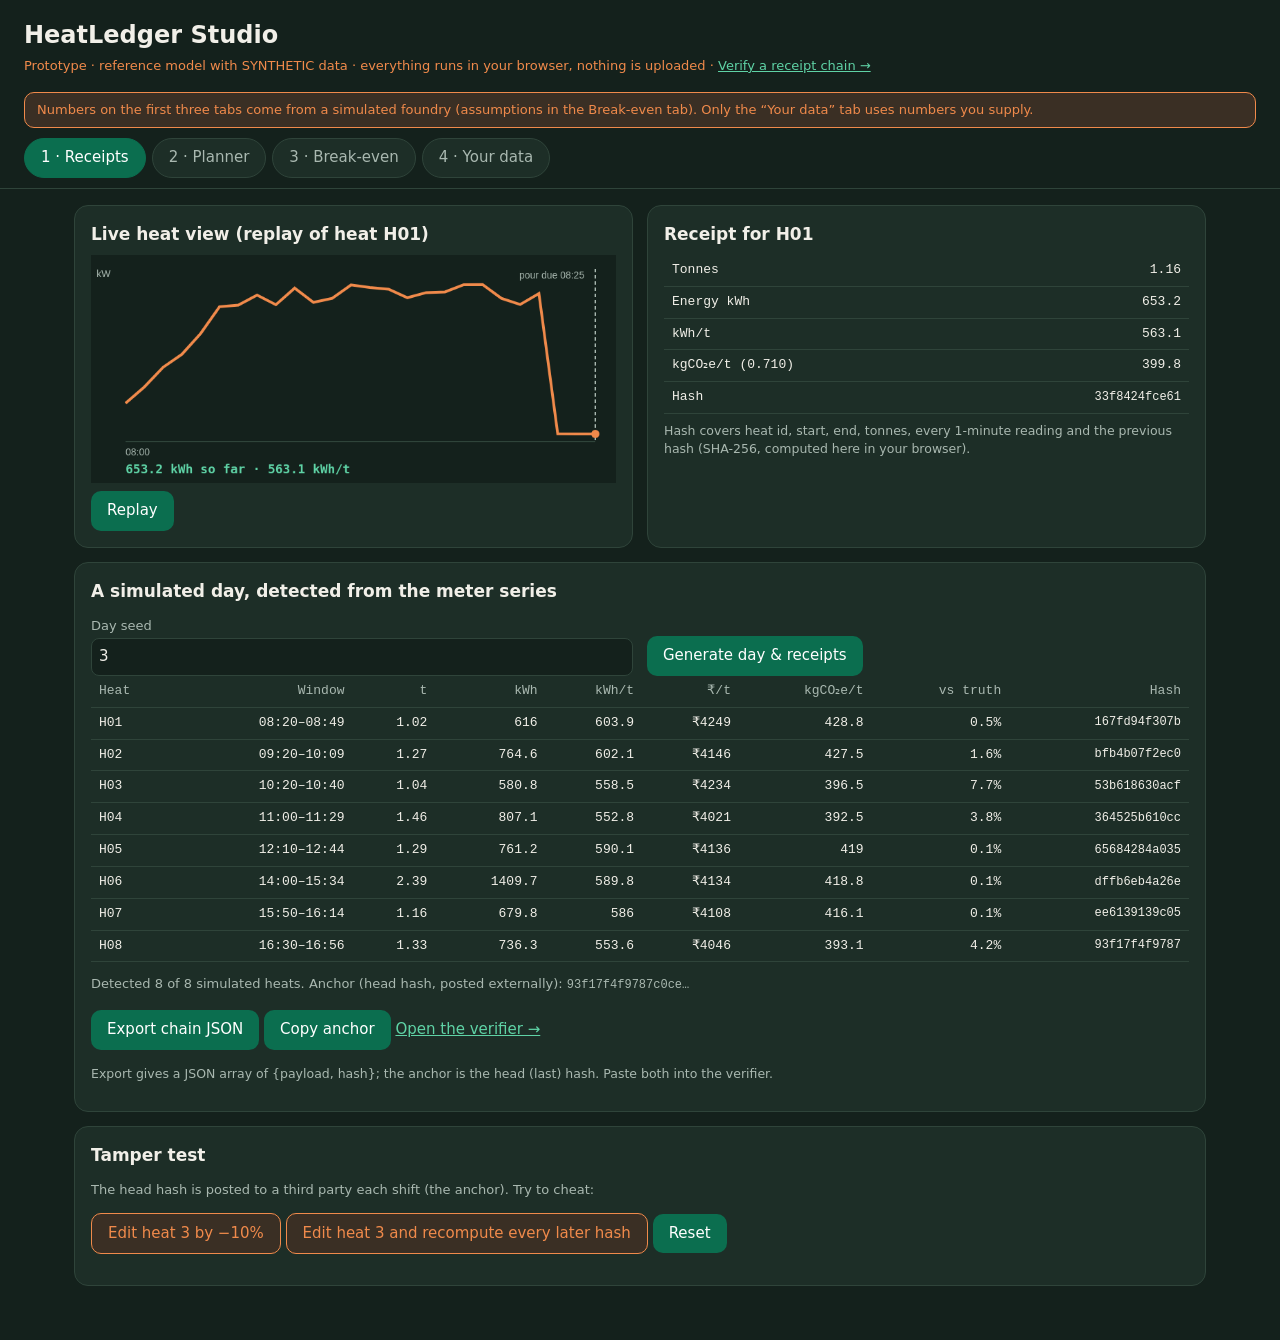
<file: index.html>
<!doctype html>
<html lang="en">
<head>
<meta charset="utf-8">
<title>HeatLedger</title>
<meta http-equiv="refresh" content="0; url=studio/">
<link rel="canonical" href="studio/">
<script>location.replace("studio/");</script>
</head>
<body><p>Redirecting to <a href="studio/">HeatLedger studio</a>.</p></body>
</html>
</file>
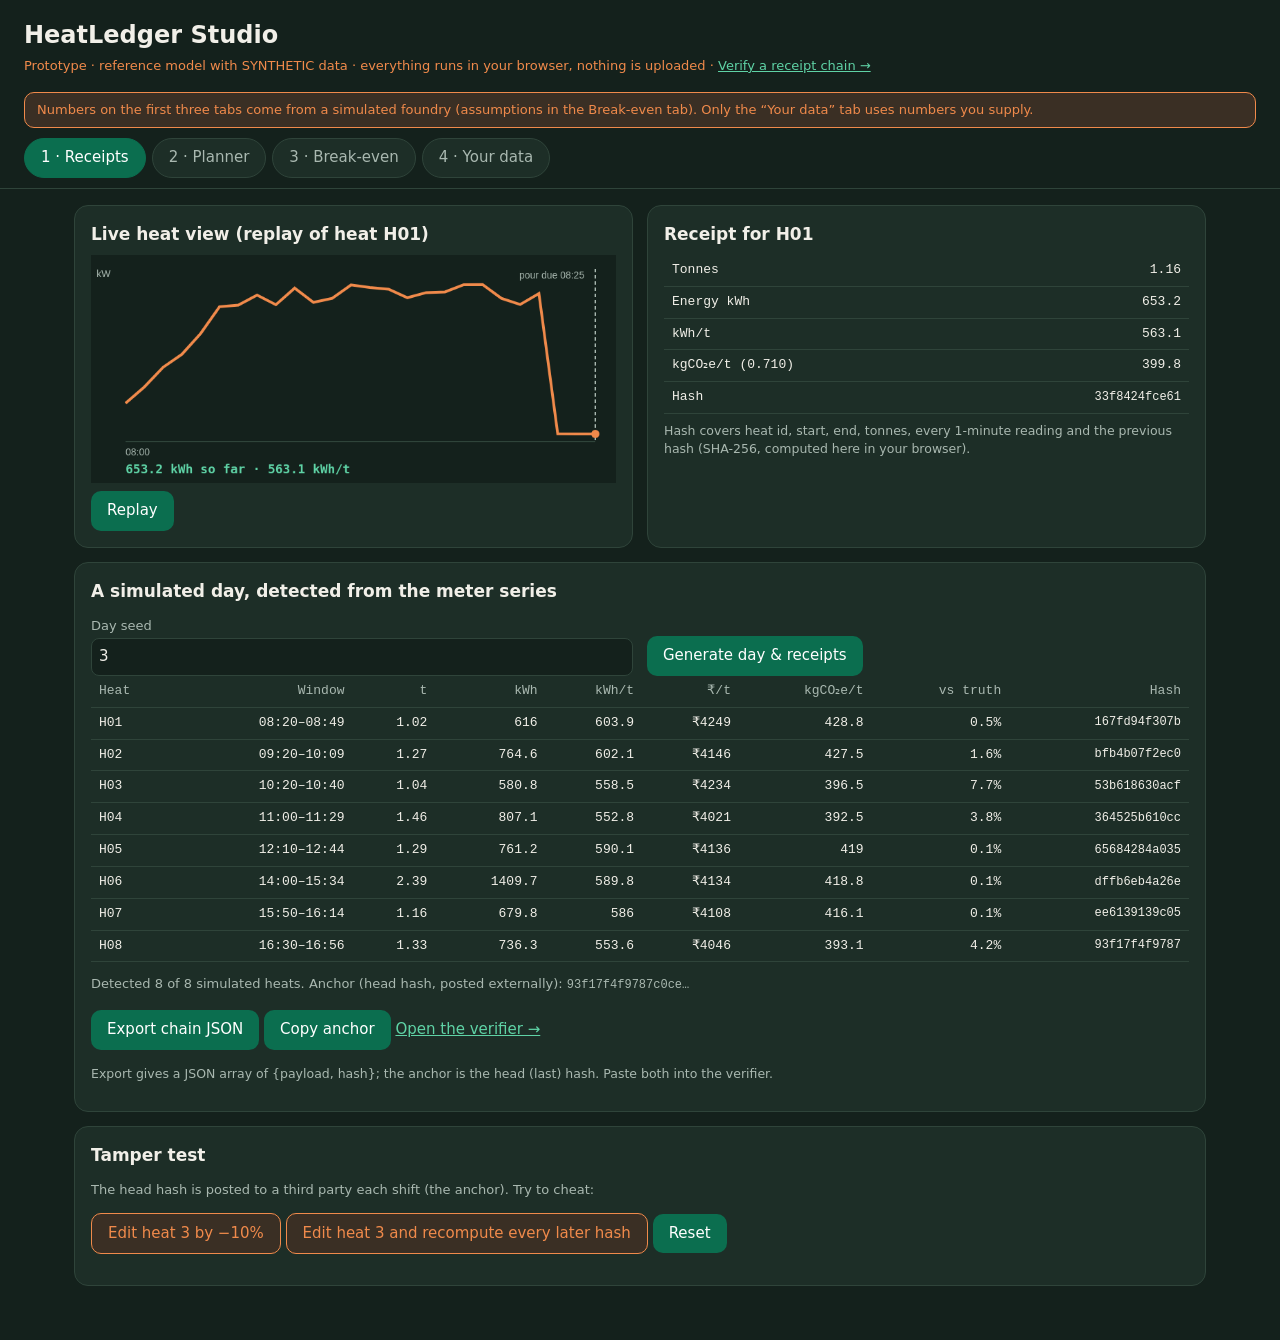
<file: studio/index.html>
<!doctype html>
<html lang="en"><head><meta charset="utf-8"><meta name="viewport" content="width=device-width,initial-scale=1">
<title>HeatLedger Studio</title>
<link rel="stylesheet" href="style.css"></head><body>
<header><h1>HeatLedger Studio</h1><p>Prototype · reference model with SYNTHETIC data · everything runs in your browser, nothing is uploaded · <a href="verify.html" id="vLink">Verify a receipt chain →</a></p></header>
<div class="banner">Numbers on the first three tabs come from a simulated foundry (assumptions in the Break-even tab). Only the “Your data” tab uses numbers you supply.</div>
<nav id="tabs"><button data-t="t1" class="on">1 · Receipts</button><button data-t="t2">2 · Planner</button><button data-t="t3">3 · Break-even</button><button data-t="t4">4 · Your data</button></nav>
<main>
<section id="t1" class="on">
 <div class="row"><div class="card"><h2>Live heat view (replay of heat H01)</h2><canvas id="live" width="760" height="330"></canvas>
  <div style="margin-top:8px"><button class="act" id="replay">Replay</button></div></div>
  <div class="card"><h2>Receipt for H01</h2><div id="h01"></div><p class="note">Hash covers heat id, start, end, tonnes, every 1-minute reading and the previous hash (SHA-256, computed here in your browser).</p></div></div>
 <div class="card"><h2>A simulated day, detected from the meter series</h2>
  <div class="row" style="align-items:end"><div><label>Day seed</label><input id="seed1" type="number" value="3"></div><div><button class="act" id="gen">Generate day &amp; receipts</button></div></div>
  <div class="tw" id="rec"></div><p class="mut" id="anchorLine"></p>
  <p><button class="act" id="expChain">Export chain JSON</button> <button class="act" id="copyAnchor">Copy anchor</button> <a href="verify.html">Open the verifier →</a></p>
  <p class="note" id="expNote">Export gives a JSON array of {payload, hash}; the anchor is the head (last) hash. Paste both into the verifier.</p></div>
 <div class="card"><h2>Tamper test</h2><p class="mut">The head hash is posted to a third party each shift (the anchor). Try to cheat:</p>
  <button class="act alt" id="tEdit">Edit heat 3 by −10%</button> <button class="act alt" id="tRe">Edit heat 3 and recompute every later hash</button> <button class="act" id="tReset">Reset</button>
  <p id="tOut" style="margin-top:10px"></p></div>
</section>
<section id="t2">
 <div class="card"><h2>Melt planner: operator habit vs exact plan</h2>
 <div class="row"><div><label>Day seed</label><input id="seed2" type="number" value="4"></div>
  <div><label>Energy ↔ on-time dial: late penalty ₹/min: <b id="lpv">500</b></label><input id="lp" type="range" min="0" max="100" value="100"></div>
  <div><label>Holding power kW: <b id="hkv">100</b></label><input id="hk" type="range" min="30" max="200" value="100"></div>
  <div><label>Fixed overhead kWh/heat: <b id="fxv">60</b></label><input id="fx" type="range" min="0" max="120" value="60"></div></div>
 <div id="gantt"></div><div class="row" id="dayTiles"></div></div>
 <div class="card"><h2>90-day study (78 working days)</h2><button class="act" id="runStudy">Run study</button> <span class="mut" id="studyNote"></span><div class="row" id="studyTiles" style="margin-top:10px"></div></div>
</section>
<section id="t3">
 <div class="card"><h2>Does scheduling pay at your furnace? Break-even grid</h2>
 <p class="mut">kWh/t saved by the planner (45-day study, seed 1) for different true values of holding power and per-heat overhead. Negative means scheduling does not pay; use receipt-only mode.</p>
 <button class="act" id="runGrid">Compute grid</button> <span class="mut" id="gridNote"></span><div id="grid" style="margin-top:10px"></div></div>
 <div class="card"><h2>Check your own furnace</h2><div class="row"><div><label>Holding power kW (from calibration)</label><input id="ch" type="number" value="80"></div><div><label>Fixed overhead kWh/heat</label><input id="cf" type="number" value="75"></div><div style="align-self:end"><button class="act" id="chk">Check</button></div></div><p id="chkOut" style="margin-top:10px"></p></div>
 <div class="card"><h2>Model assumptions</h2><div class="tw"><table id="assump"></table></div></div>
</section>
<section id="t4">
 <div class="seg" id="modes"><button class="on" data-m="mLog">Heat log CSV</button><button data-m="mSer">1-minute meter series CSV</button></div>
 <div id="mLog">
 <div class="card"><h2>Your heat log</h2><p class="mut">Columns: <span class="hash">heat, grade, weight_kg, start, tap, kwh, remarks</span>. Common header variants are recognised (for example "Heat No.", "Wt (kg)", "Tap time", "kWh (meter)", "Notes"); if a required column is not recognised you will be asked to map it. Grade and remarks are optional. If kwh is blank, <span class="hash">meter_after − meter_before</span> is used. Comma, semicolon and tab-separated text (including cells pasted from a spreadsheet) all work; weights are kilograms unless the header says tonnes. Times are HH:MM: a tap earlier than the start, or a start earlier than the previous heat's start, is read as crossing midnight. Remarks containing "hold" or "long" flag a heat. Parsed in your browser only.</p>
 <input type="file" id="file" accept=".csv,text/csv"> <p></p><textarea id="csv" rows="7" placeholder="heat,grade,weight_kg,start,tap,kwh,remarks&#10;1,SG,480,06:00,07:30,310,"></textarea>
 <div id="mapBox"></div>
 <div class="row" style="align-items:end"><div><label>Emission factor tCO₂/MWh</label><input id="ef" type="number" step="0.001" value="0.710"></div><div><label>Base tariff ₹/kWh</label><input id="tar" type="number" step="0.1" value="7"></div>
 <div><button class="act" id="calc">Compute receipts</button> <button class="act alt" id="sample">Load synthetic sample</button></div></div></div>
 <div class="card" id="outCard" style="display:none"><h2>Results</h2><div id="lWarn"></div><div class="row" id="sumTiles"></div><div class="tw" id="tbl"></div><div id="flagBox"></div>
  <p style="margin-top:10px"><button class="act" id="dl">Download receipts CSV</button></p><p class="note" id="yNote"></p></div>
 </div>
 <div id="mSer" style="display:none">
 <div class="card"><h2>Meter series</h2><p class="mut">CSV columns: <span class="hash">timestamp,kw</span>. Timestamp is ISO (2026-01-31T06:00) or HH:MM; 1-minute data is best, 5-minute data is accepted with reduced accuracy. kW values are never clipped.</p>
 <input type="file" id="sfile" accept=".csv,text/csv"> <p></p><textarea id="scsv" rows="6" placeholder="Timestamp,Total_kW&#10;2026-11-27 06:00:00,12.4&#10;2026-11-27 06:01:00,15.0 (preamble lines, tab/semicolon files, dd/mm/yyyy and AM/PM are accepted)"></textarea>
 <div class="row" style="align-items:end"><div><label>Furnace nameplate kW</label><input id="np" type="number" value="550"></div>
  <div><label>Melt threshold kW (auto: 100 below 1000 kW nameplate, else 200)</label><input id="mt" type="number" value="100"></div>
  <div><label>Holding-power estimate kW</label><input id="he" type="number" value="100"></div>
  <div><label>Emission factor tCO₂/MWh</label><input id="ef2" type="number" step="0.001" value="0.710"></div></div>
 <p style="margin-top:10px"><button class="act" id="detect">Detect heats</button> <button class="act alt" id="sSample">Load synthetic sample series (generated, not real)</button></p>
 <div id="sWarn"></div><div id="sMapBox"></div></div>
 <div class="card" id="detCard" style="display:none"><h2>Detected heats</h2><p class="mut">Enter tonnes per heat, or match to the heat log from the other mode. Leave tonnes blank to exclude a detection (for example a false positive).</p>
  <div class="row" style="align-items:end"><div><label>Heat-log day offset (days after the series' first day)</label><input id="dayOff" type="number" value="0" step="1"></div><div><button class="act alt" id="matchBtn">Match to heat log by time</button> <button class="act" id="issue">Issue receipts</button></div></div>
  <p class="mut" id="matchNote"></p><div class="tw" id="detTbl"></div></div>
 <div class="card" id="recCard" style="display:none"><h2>Receipts (hash-chained)</h2><div class="tw" id="sRec"></div>
  <p><button class="act" id="expChain2">Export chain JSON</button> <button class="act" id="copyAnchor2">Copy anchor</button> <a href="verify.html">Open the verifier →</a></p><p class="note" id="expNote2"></p>
  <div id="cmpBox"></div><h2 style="margin-top:14px">Calibration</h2><div id="calBox"></div></div>
 </div>
<div class="card" id="repCard"><h2>Pilot report</h2><p class="mut">A clean A4 page with your summary, per-heat receipts, anchor and limits, ready to print or save as PDF. It is built in your browser; nothing is uploaded.</p>
 <label>Data source label (printed exactly as typed; please do not enter foundry names)</label><input id="srcLabel" value="user-supplied heat log, unaudited">
 <p><button class="act" id="report">Pilot report</button> <span class="mut" id="repNote"></span></p></div>
</section>
</main>
<script src="engine.js"></script><script src="app.js"></script></body></html>
</file>
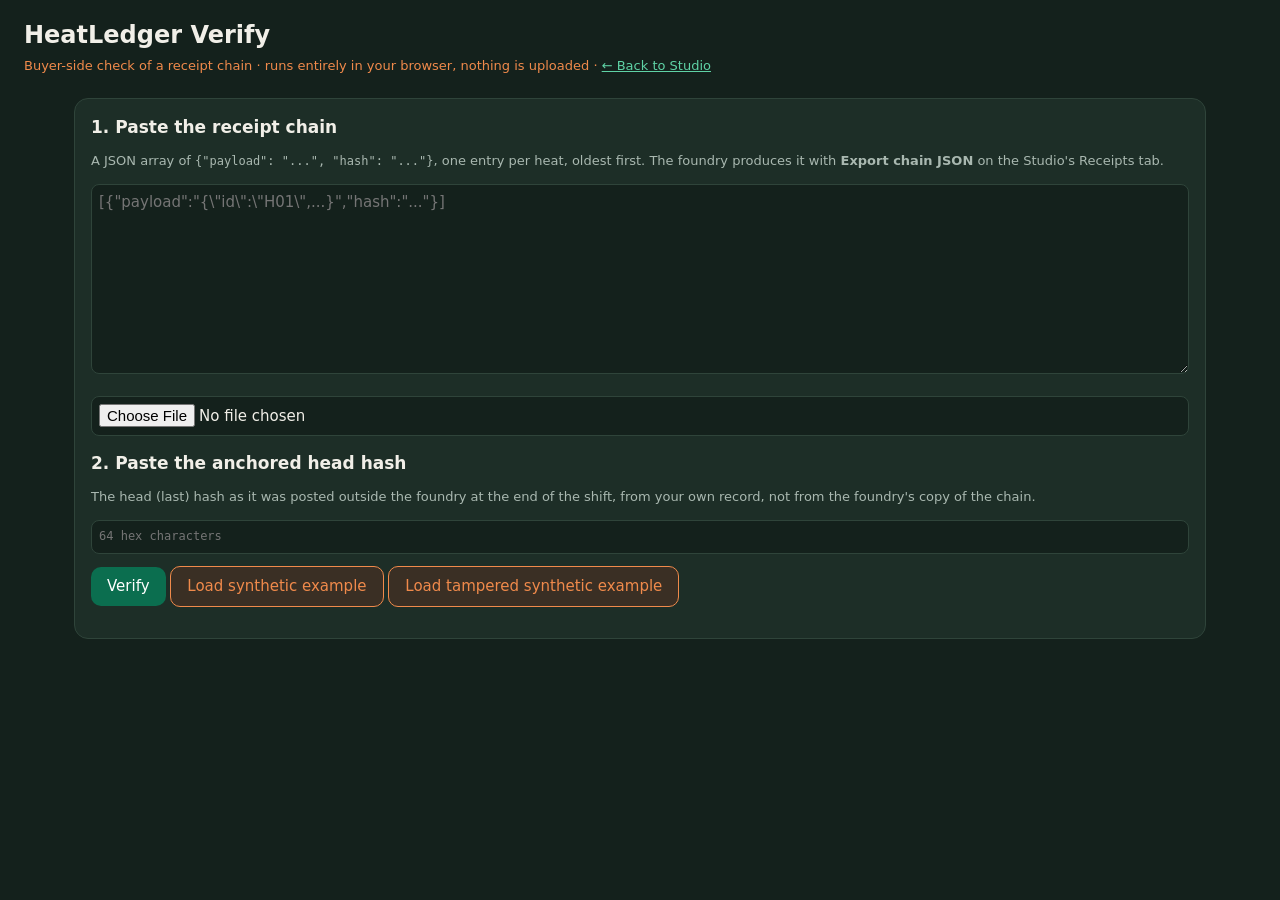
<file: studio/verify.html>
<!doctype html>
<html lang="en"><head><meta charset="utf-8"><meta name="viewport" content="width=device-width,initial-scale=1">
<title>HeatLedger Verify</title>
<link rel="stylesheet" href="style.css"></head><body>
<header><h1>HeatLedger Verify</h1><p>Buyer-side check of a receipt chain · runs entirely in your browser, nothing is uploaded · <a href="index.html">← Back to Studio</a></p></header>
<main style="padding-top:16px">
<div class="card"><h2>1. Paste the receipt chain</h2>
 <p class="mut">A JSON array of <span class="hash">{"payload": "...", "hash": "..."}</span>, one entry per heat, oldest first. The foundry produces it with <b>Export chain JSON</b> on the Studio's Receipts tab.</p>
 <textarea id="chainIn" rows="8" placeholder='[{"payload":"{\"id\":\"H01\",...}","hash":"..."}]' spellcheck="false"></textarea>
 <p><input type="file" id="file" accept=".json,application/json"></p>
 <h2 style="margin-top:12px">2. Paste the anchored head hash</h2>
 <p class="mut">The head (last) hash as it was posted outside the foundry at the end of the shift, from your own record, not from the foundry's copy of the chain.</p>
 <input id="anchorIn" class="hash" placeholder="64 hex characters" spellcheck="false" autocomplete="off">
 <p style="margin-top:12px"><button class="act" id="vBtn">Verify</button> <button class="act alt" id="exOk">Load synthetic example</button> <button class="act alt" id="exBad">Load tampered synthetic example</button></p>
</div>
<div class="card" id="out" style="display:none"><h2>Result</h2><div class="verdict" id="verdict"></div><p class="mut" id="headLine"></p><div class="tw" id="tbl"></div>
 <p class="note">OK means: every heat's hash matches its content, every heat links to the one before, and the last hash equals the anchor you supplied. It proves the record was not changed after the anchor was posted. It does not prove the meter was correct or that the readings were honest at the time.</p></div>
</main>
<script src="engine.js"></script>
<script>
(function () {
  "use strict"; const E = window.HeatLedgerEngine, $ = id => document.getElementById(id);
  const clock = m => { m = Math.round(m); return String(Math.floor(m / 60) % 24).padStart(2, "0") + ":" + String(m % 60).padStart(2, "0"); };
  const esc = s => String(s).replace(/[&<>"]/g, c => ({ "&": "&amp;", "<": "&lt;", ">": "&gt;", '"': "&quot;" }[c]));
  function show(err) { $("out").style.display = "block"; $("verdict").innerHTML = '<span class="bad">' + esc(err) + "</span>"; $("headLine").textContent = ""; $("tbl").innerHTML = ""; }
  function verify() {
    const anchor = $("anchorIn").value.trim().toLowerCase(), p = E.parseChainJson($("chainIn").value);
    if (p.error) return show(p.error);
    if (!/^[0-9a-f]{64}$/.test(anchor)) return show("Enter the anchored head hash: 64 hexadecimal characters.");
    const r = E.verifyChainDetail(p.chain, anchor);
    $("out").style.display = "block";
    $("verdict").innerHTML = r.ok ? '<span class="ok">OVERALL: OK</span> · ' + r.heats.length + " heats verified" : '<span class="bad">OVERALL: ' + esc(r.verdict) + "</span>";
    $("headLine").innerHTML = "Head hash in chain: <span class=hash>" + esc(r.head) + "</span> " + (r.anchorMatches ? '<span class="pill ok">matches anchor</span>' : '<span class="pill bad">differs from anchor</span>');
    $("tbl").innerHTML = "<table><tr><th>#</th><th>Heat</th><th>Window</th><th>t</th><th>kWh (from readings)</th><th>Hash</th><th>Result</th></tr>" + r.heats.map(h =>
      "<tr><td>" + h.n + "</td><td>" + esc(h.id) + "</td><td>" + (typeof h.start === "number" && typeof h.end === "number" ? clock(h.start) + "–" + clock(h.end) : "–") + "</td><td>" + (h.tonnes == null ? "–" : esc(h.tonnes)) +
      "</td><td>" + (h.kwh == null ? "–" : h.kwh.toFixed(1)) + "</td><td class=hash>" + esc(String(h.hash).slice(0, 12)) + "</td><td>" +
      (h.ok ? '<span class="pill ok">OK</span>' : '<span class="pill bad">FAIL</span> <span class="mut">' + esc(h.reason) + "</span>") + "</td></tr>").join("") + "</table>";
  }
  function example(tamper) { // SYNTHETIC readings, generated here
    const hs = [0, 1, 2, 3].map(i => ({ id: "H0" + (i + 1), start: 360 + i * 120, end: 360 + i * 120 + 60, tonnes: 1.2 + i / 10, kw: Array.from({ length: 60 }, (_, j) => +(1500 + 40 * Math.sin(j / 5 + i)).toFixed(1)) }));
    const ch = E.buildChain(hs), anchor = ch[3].hash;
    if (tamper) { const d = JSON.parse(ch[1].payload); d.kw = d.kw.map(x => Math.round(x * 0.9 * 10) / 10); ch[1] = { payload: JSON.stringify(d), hash: ch[1].hash }; }
    $("chainIn").value = E.exportChain(ch); $("anchorIn").value = anchor; verify();
  }
  $("vBtn").onclick = verify; $("exOk").onclick = () => example(false); $("exBad").onclick = () => example(true);
  $("file").onchange = ev => { const f = ev.target.files[0]; if (f) f.text().then(t => { $("chainIn").value = t; }); };
})();
</script></body></html>
</file>
<file: studio/style.css>
:root{--bg:#14211c;--card:#1d2e27;--edge:#2f443a;--ink:#f1efe8;--mut:#a9b8b0;--org:#f08a4b;--grn:#5fd3a6;--red:#ff7a6b;--btn:#0b6e4f}
*{box-sizing:border-box}body{margin:0;background:var(--bg);color:var(--ink);font:15px/1.45 system-ui,Segoe UI,Roboto,sans-serif}
header{padding:18px 24px 6px}h1{margin:0;font-size:24px}header p{margin:4px 0 0;color:var(--org);font-size:13px}
nav{display:flex;gap:6px;padding:10px 24px;flex-wrap:wrap;border-bottom:1px solid var(--edge)}
nav button{background:var(--card);color:var(--mut);border:1px solid var(--edge);padding:8px 16px;border-radius:999px;cursor:pointer;font:inherit}
nav button.on{background:var(--btn);color:#fff;border-color:var(--btn)}
main{padding:16px 24px 40px;max-width:1180px;margin:auto}section{display:none}section.on{display:block}
.card{background:var(--card);border:1px solid var(--edge);border-radius:14px;padding:16px;margin:0 0 14px}
.row{display:flex;gap:14px;flex-wrap:wrap}.row>*{flex:1 1 260px}
h2{margin:0 0 8px;font-size:17px}h3{margin:0 0 6px;font-size:14px;color:var(--mut);font-weight:500}
.tile{background:var(--bg);border:1px solid var(--edge);border-radius:12px;padding:12px}.tile b{display:block;font-size:24px;color:var(--grn);font-family:ui-monospace,Menlo,monospace}
.tile span{color:var(--mut);font-size:13px}
button.act{background:var(--btn);color:#fff;border:0;padding:9px 16px;border-radius:10px;cursor:pointer;font:inherit}
button.act.alt{background:#3a2f24;color:var(--org);border:1px solid var(--org)}button.act:disabled{opacity:.5}
label{display:block;font-size:13px;color:var(--mut);margin:6px 0 2px}input,textarea,select{width:100%;background:var(--bg);color:var(--ink);border:1px solid var(--edge);border-radius:8px;padding:7px;font:inherit}
input[type=range]{padding:0}table{width:100%;border-collapse:collapse;font-size:13px;font-family:ui-monospace,Menlo,monospace}
th,td{padding:6px 8px;border-bottom:1px solid var(--edge);text-align:right;white-space:nowrap}th{color:var(--mut);font-weight:500}th:first-child,td:first-child{text-align:left}
.tw{overflow-x:auto}.ok{color:var(--grn)}.bad{color:var(--red)}.mut{color:var(--mut);font-size:13px}.note{color:var(--mut);font-size:12.5px;margin-top:8px}
canvas,svg{width:100%;height:auto;display:block}.hash{font-family:ui-monospace,Menlo,monospace;font-size:12px;word-break:break-all}
.cell{padding:10px;text-align:center;border-radius:8px;font-family:ui-monospace,Menlo,monospace}
.banner{background:#3a2f24;border:1px solid var(--org);color:var(--org);border-radius:10px;padding:8px 12px;font-size:13px;margin:10px 24px 0}
.warn{background:#3a2f24;border:1px solid var(--org);color:var(--org);border-radius:8px;padding:6px 10px;font-size:13px;margin:6px 0}
.seg{display:inline-flex;gap:6px;margin:0 0 10px}.seg button{background:var(--bg);color:var(--mut);border:1px solid var(--edge);padding:7px 14px;border-radius:999px;cursor:pointer;font:inherit}.seg button.on{background:var(--btn);color:#fff;border-color:var(--btn)}
td input.tn{width:90px;text-align:right;padding:3px 6px;font-family:inherit}a{color:var(--grn)}.pill{display:inline-block;padding:1px 8px;border-radius:999px;font-size:12px}.pill.ok{background:#1f5a44;color:#d6fff0}.pill.bad{background:#6b2a22;color:#ffd9d4}
.verdict{font-size:22px;font-weight:600;margin:6px 0}.flag{color:var(--org)}
</file>
